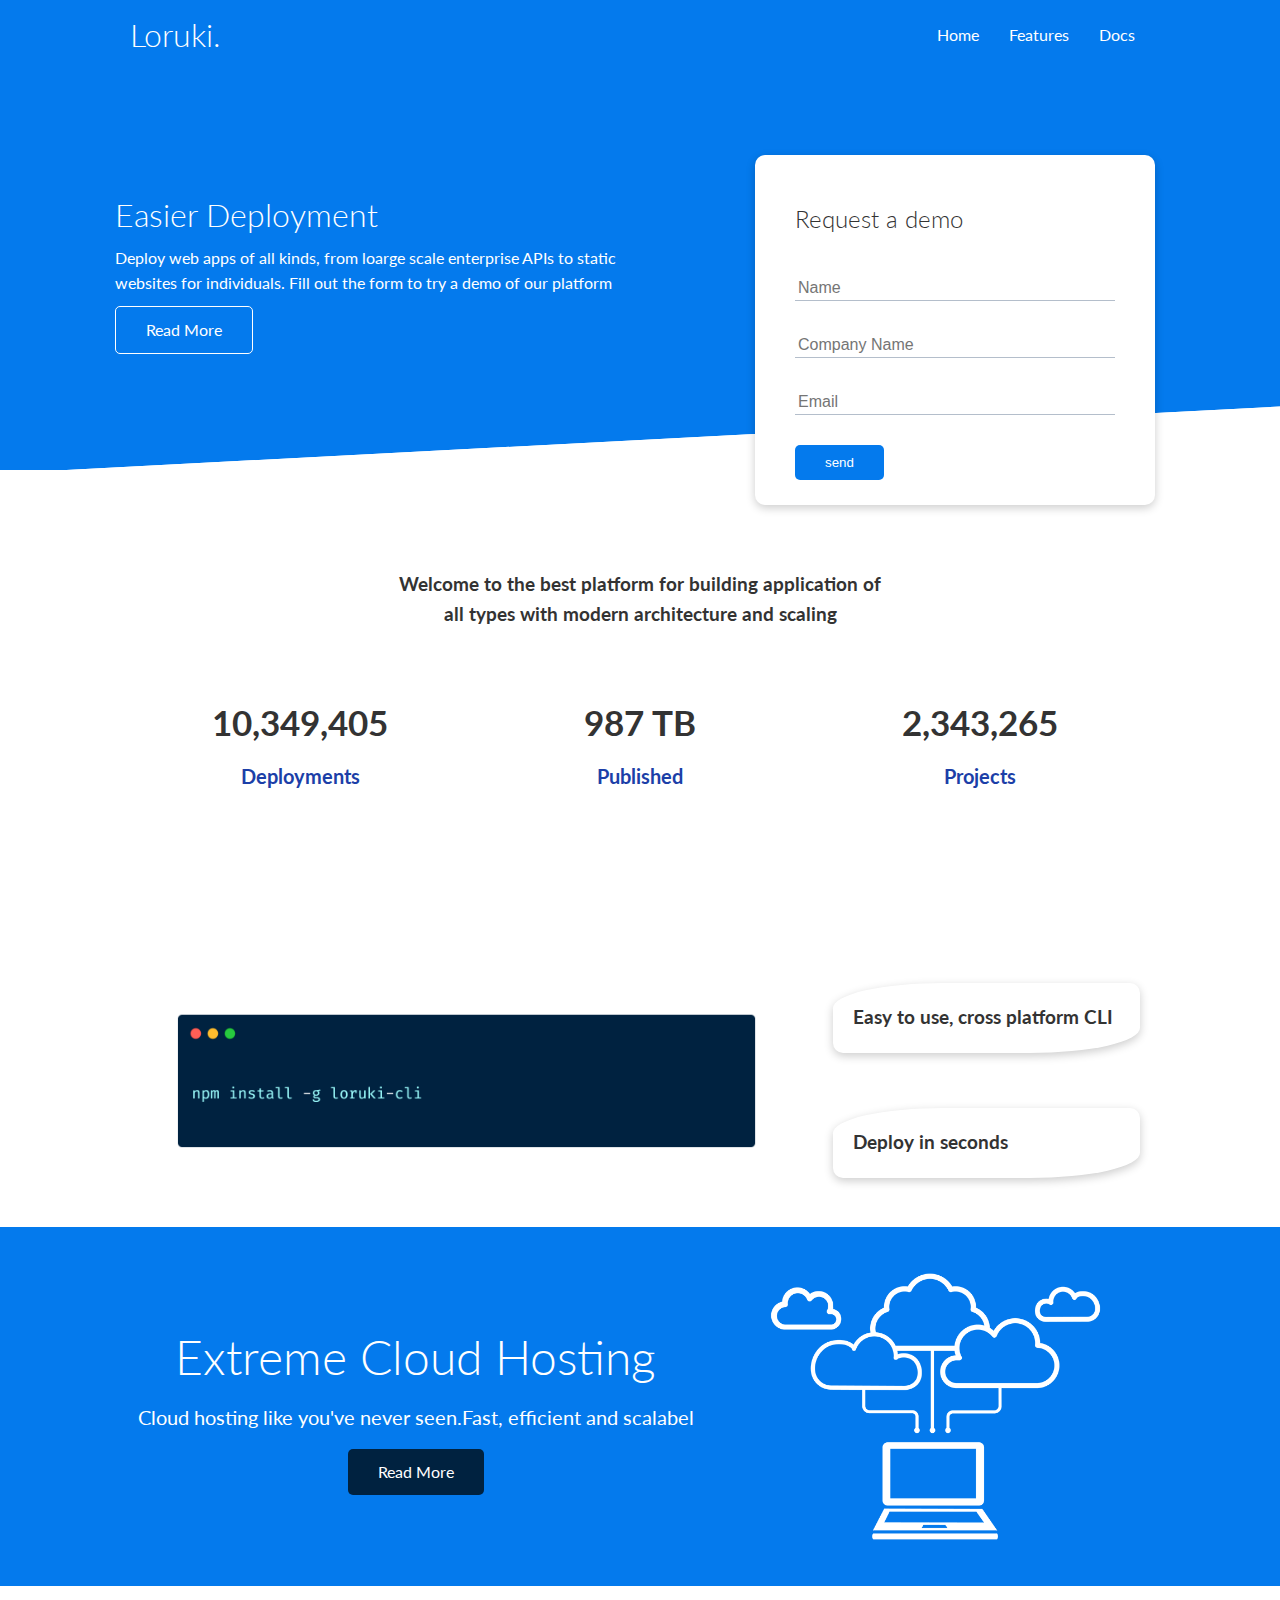
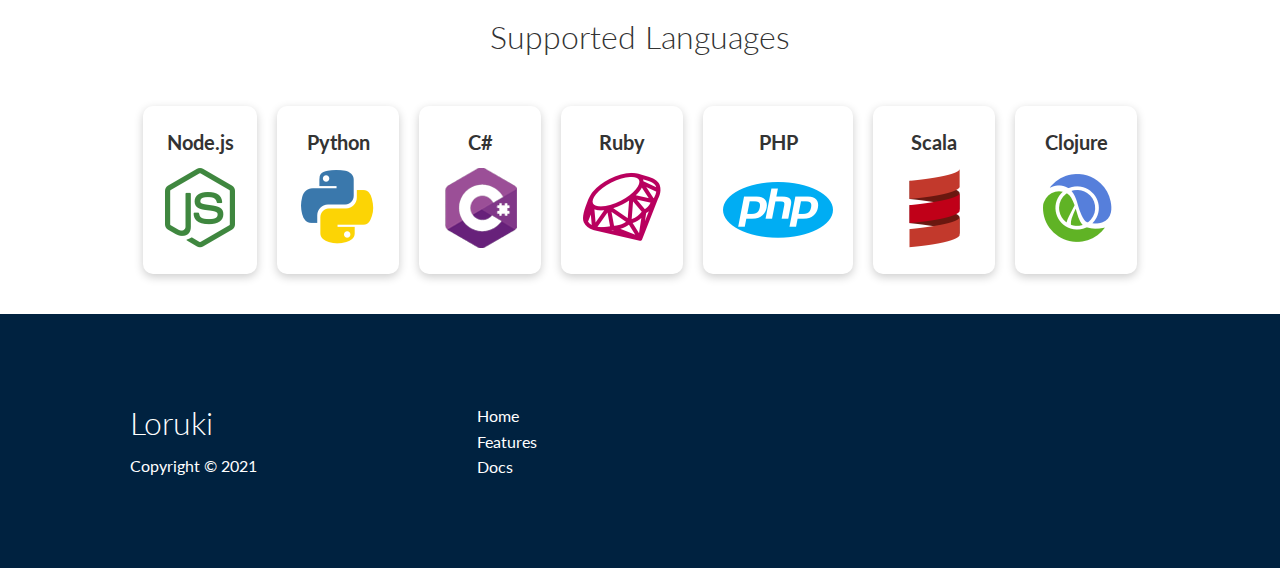
<file: Lecture_18/assets/index.html>
<!DOCTYPE html>
<html lang="en">

<head>
    <meta charset="UTF-8">
    <meta http-equiv="X-UA-Compatible" content="IE=edge">
    <meta name="viewport" content="width=device-width, initial-scale=1.0">
    <link rel="stylesheet" href="https://cdnjs.cloudflare.com/ajax/libs/font-awesome/5.15.2/css/all.min.css" integrity="sha512-HK5fgLBL+xu6dm/Ii3z4xhlSUyZgTT9tuc/hSrtw6uzJOvgRr2a9jyxxT1ely+B+xFAmJKVSTbpM/CuL7qxO8w==" crossorigin="anonymous" />
    <link rel="stylesheet" href="css/utilities.css">
    <link rel="stylesheet" href="css/style.css">
    <title>Loruki | Cloud Hosting for everyone </title>
</head>

<body>
    <!-- Navbar-->
    <div class="navbar">
        <div class="container flex">
            <h1 class="logo">Loruki.</h1>
            <nav>
                <ul>
                    <li><a href="index.html">Home</a></li>
                    <li><a href="features.html">Features</a></li>
                    <li><a href="docs.html">Docs</a></li>
                </ul>
            </nav>
        </div>
    </div>

    <!-- Showcase -->
    <section class="showcase">
        <div class="container grid">
            <div class="showcase-text">
                <h1>Easier Deployment</h1>
                <p>Deploy web apps of all kinds, from loarge scale enterprise APIs to static websites for individuals. Fill out the form to try a demo of our platform</p>
                <a href="features.html" class="btn btn-outline">Read More</a>
            </div>

            <div class="showcase-form card">
                <h2>Request a demo</h2>
                <form  name="contact" method="POST" netlify-honeypot="bot-field" data-netlify="true">

                    <p class="hidden">
                        <label>Don’t fill this out if you’re human: <input name="bot-field" /></label>
                    </p>
                    <div class="form-control">
                        <input type="text" name="name" placeholder="Name" required>
                    </div>
                    <div class="form-control">
                        <input type="text" name="company" placeholder="Company Name" required>
                    </div>
                    <div class="form-control">
                        <input type="email" name="email" placeholder="Email" required>
                    </div>
                    <input type="submit" value="send" class="btn btn-primary">
                </form>
            </div>
        </div>
    </section>

    <!-- Stat -->
    <section class="stats">
        <div class="container">
            <h3 class="stats-heading text-center my-1">
                Welcome to the best platform for building application of all types with modern architecture and scaling
            </h3>

            <div class="grid grid-3 text-center my-4">
                <div>
                    <i class="fas fa-server fa-3x"></i>
                    <h3>10,349,405</h3>
                    <p class="text-secondary">Deployments</p>
                </div>
                <div>
                    <i class="fas fa-upload fa-3x"></i>
                    <h3>987 TB</h3>
                    <p class="text-secondary">Published</p>
                </div>
                <div>
                    <i class="fas fa-project-diagram fa-3x"></i>
                    <h3>2,343,265</h3>
                    <p class="text-secondary">Projects</p>
                </div>
            </div>
        </div>
    </section>

    <!-- Cli -->
    <section class="cli">
        <div class="container grid">
            <img src="images/cli.png" alt="">
            <div class="card">
                <h3>Easy to use, cross platform CLI</h3>
            </div>
            <div class="card">
                <h3>Deploy in seconds</h3>
            </div>
        </div>
    </section>

    <!-- Cloud -->
    <section class="cloud bg-primary my-2 py-2">
        <div class="container grid">
            <div class="text-center">
                <h2 class="lg">Extreme Cloud Hosting</h2>
                <p class="lead my-1">Cloud hosting like you've never seen.Fast, efficient and scalabel</p>
                <a href="features.html" class="btn btn-dark">Read More</a>
            </div>
            <img src="images/cloud.png" alt="">
        </div>
    </section>
    <!-- Languages -->
    <section class="languages">
        <h2 class="md text-center my-2">
            Supported Languages
        </h2>
        <div class="container flex">
            <div class="card">
                <h4>Node.js</h4>
                <img src="images/logos/node.png" alt="">
            </div>
            <div class="card">
                <h4>Python</h4>
                <img src="images/logos/python.png" alt="">
            </div>
            <div class="card">
                <h4>C#</h4>
                <img src="images/logos/csharp.png" alt="">
            </div>
            <div class="card">
                <h4>Ruby</h4>
                <img src="images/logos/ruby.png" alt="">
            </div>
            <div class="card">
                <h4>PHP</h4>
                <img src="images/logos/php.png" alt="">
            </div>
            <div class="card">
                <h4>Scala</h4>
                <img src="images/logos/scala.png" alt="">
            </div>
            <div class="card">
                <h4>Clojure</h4>
                <img src="images/logos/clojure.png" alt="">
            </div>
        </div>
    </section>

    <!-- Footer -->
    <footer class="footer bg-dark py-5">
        <div class="container grid grid-3">
            <div>
                <h1>Loruki
                </h1>
                <p>Copyright &copy; 2021</p>
            </div>
            <nav>
                <ul>
                    <li><a href="index.html">Home</a></li>
                    <li><a href="features.html">Features</a></li>
                    <li><a href="docs.html">Docs</a></li>
                </ul>
            </nav>
            <div class="social">
                <a href="#"><i class="fab fa-github fa-2x"></i></a>
                <a href="#"><i class="fab fa-facebook fa-2x"></i></a>
                <a href="#"><i class="fab fa-instagram fa-2x"></i></a>
                <a href="#"><i class="fab fa-twitter fa-2x"></i></a>
            </div>
        </div>
    </footer>
</body>

</html>
</file>
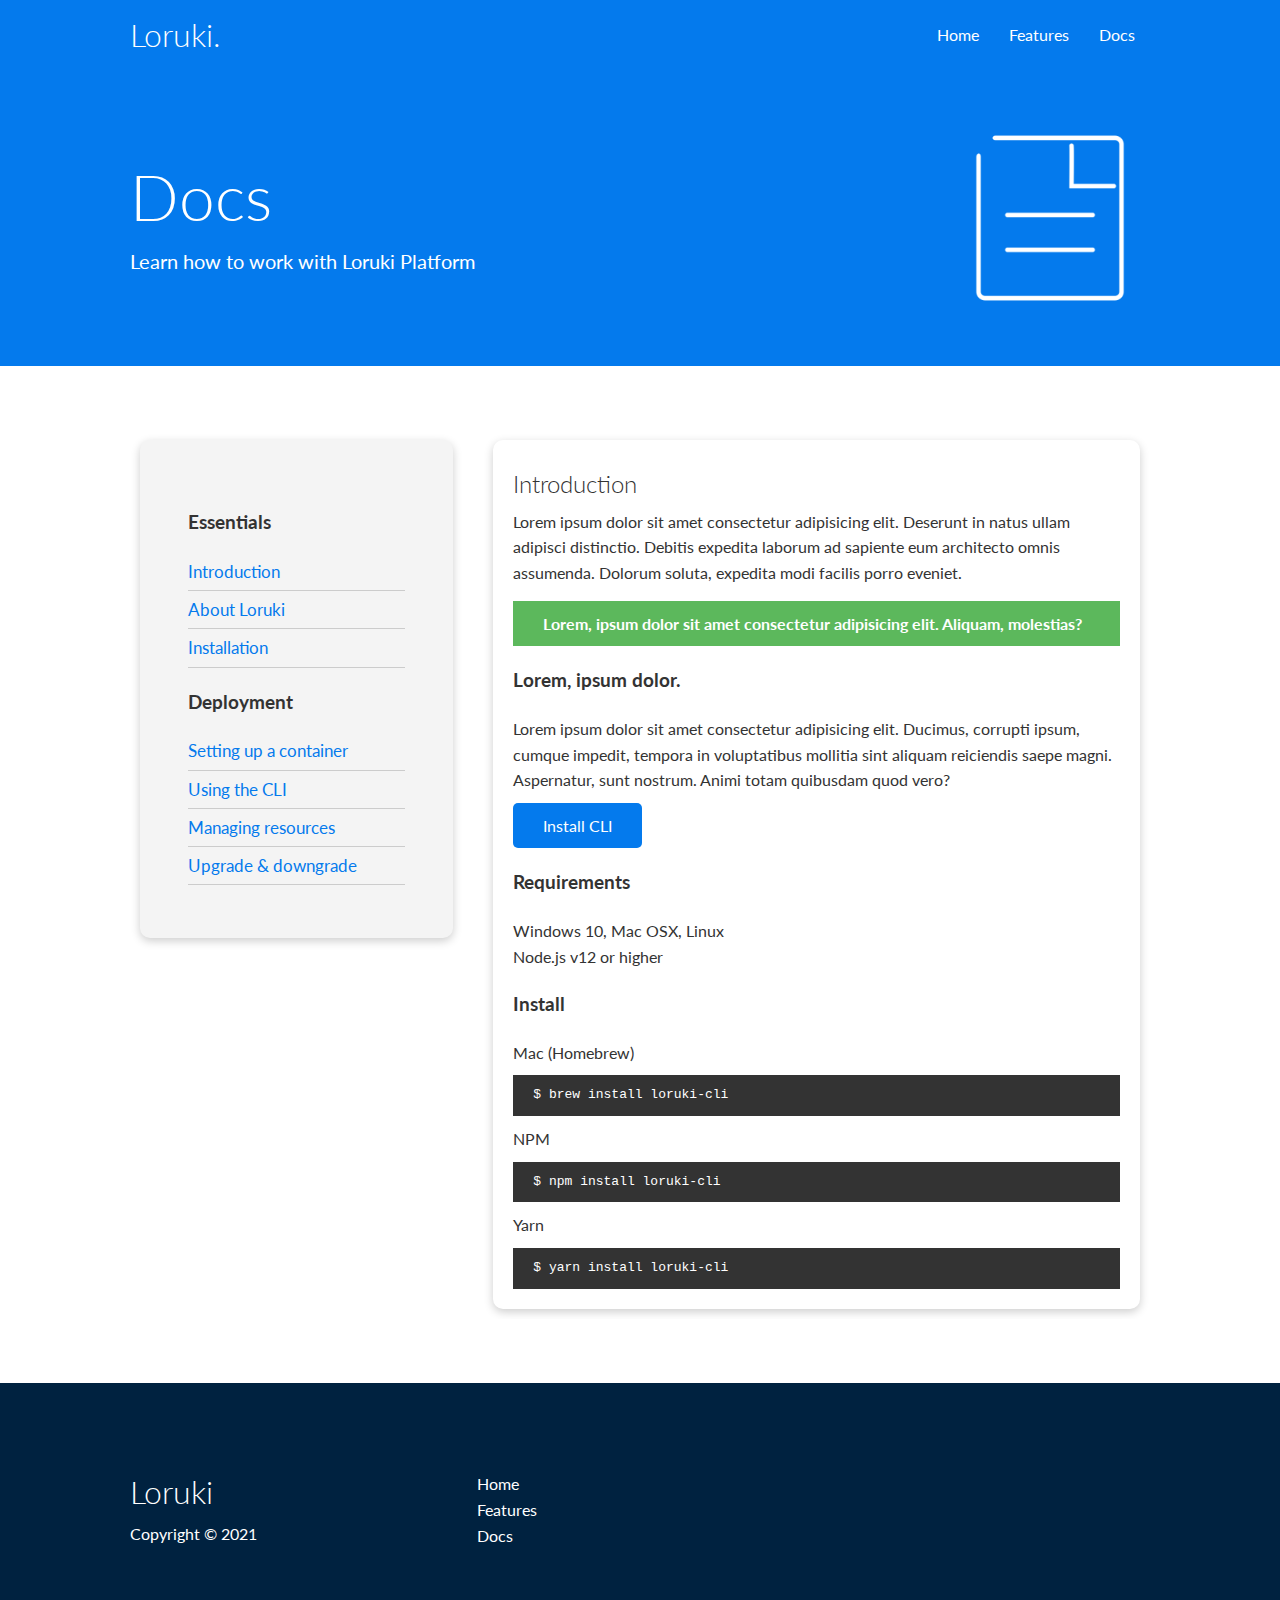
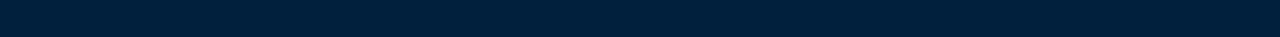
<file: Lecture_18/assets/docs.html>
<!DOCTYPE html>
<html lang="en">
<head>
    <meta charset="UTF-8">
    <meta http-equiv="X-UA-Compatible" content="IE=edge">    
    <meta name="viewport" content="width=device-width, initial-scale=1.0">
    <link rel="stylesheet" href="https://cdnjs.cloudflare.com/ajax/libs/font-awesome/5.15.2/css/all.min.css" integrity="sha512-HK5fgLBL+xu6dm/Ii3z4xhlSUyZgTT9tuc/hSrtw6uzJOvgRr2a9jyxxT1ely+B+xFAmJKVSTbpM/CuL7qxO8w==" crossorigin="anonymous" />
    <link rel="stylesheet" href="css/utilities.css">
    <link rel="stylesheet" href="css/style.css">    
    <title>Loruki | Cloud Hosting for everyone </title>
</head>
<body>
    <!-- Navbar-->
    <div class="navbar">
        <div class="container flex">
            <h1 class="logo">Loruki.</h1>
            <nav>
                <ul>
                    <li><a href="index.html">Home</a></li>
                    <li><a href="features.html">Features</a></li>
                    <li><a href="docs.html">Docs</a></li>
                </ul>
            </nav>
        </div>
    </div>

     <!-- Head -->
     <section class="docs-head bg-primary py-3">
        <div class="container grid">
            <div>
                <h1 class="xl">Docs</h1>
                <p class="lead">
                    Learn how to work with Loruki Platform
                </p>
            </div>
            <img src="images/docs.png" alt="">
        </div>
    </section>

    <!-- Docs main -->
    <section class="docs-main my-4">
        <div class="container grid">
            <div class="card bg-light p-3">
                <h3 class="my-2">Essentials</h3>
                    <nav>
                        <ul>
                            <li><a class="text-primary" href="">Introduction</a></li>
                            <li><a class="text-primary" href="">About Loruki</a></li>
                            <li><a class="text-primary" href="">Installation</a></li>
                        </ul>
                    </nav>

                    <h3 class="my-2">Deployment</h3>
                    <nav>
                        <ul>
                            <li><a class="text-primary" href="">Setting up a container</a></li>
                            <li><a class="text-primary" href="">Using the CLI</a></li>
                            <li><a class="text-primary" href="">Managing resources</a></li>
                            <li><a class="text-primary" href="">Upgrade & downgrade</a></li>
                        </ul>
                    </nav>
                </div>
                <div class="card">
                    <h2>Introduction</h2>
                    <p>Lorem ipsum dolor sit amet consectetur adipisicing elit. Deserunt in natus ullam adipisci distinctio. Debitis expedita laborum ad sapiente eum architecto omnis assumenda. Dolorum soluta, expedita modi facilis porro eveniet.</p>
                    <div class="alert alert-success">
                        <i class="fas fa-info"></i>Lorem, ipsum dolor sit amet consectetur adipisicing elit. Aliquam, molestias?
                    </div>
                    <h3>Lorem, ipsum dolor.</h3>
                    <p>Lorem ipsum dolor sit amet consectetur adipisicing elit. Ducimus, corrupti ipsum, cumque impedit, tempora in voluptatibus mollitia sint aliquam reiciendis saepe magni. Aspernatur, sunt nostrum. Animi totam quibusdam quod vero?</p>
                    <a href="#" class="btn btn-primary">Install CLI</a>

                    <h3>Requirements</h3>
                    <ul>
                        <li>Windows 10, Mac OSX, Linux</li>
                        <li>Node.js v12 or higher</li>
                    </ul>

                    <h3>Install</h3>
                    <p>Mac (Homebrew)</p>
                    <pre><code>$ brew install loruki-cli</code></pre>
                    <p>NPM</p>
                    <pre><code>$ npm install loruki-cli</code></pre>
                    <p>Yarn</p>
                    <pre><code>$ yarn install loruki-cli</code></pre>
                </div>
        </div>
    </section>

    <!-- Footer -->
    <footer class="footer bg-dark py-5">
        <div class="container grid grid-3">
            <div>
                <h1>Loruki
                </h1>
                <p>Copyright &copy; 2021</p>
            </div>
            <nav>
                <ul>
                    <li><a href="index.html">Home</a></li>
                    <li><a href="features.html">Features</a></li>
                    <li><a href="docs.html">Docs</a></li>
                </ul>
            </nav>
            <div class="social">
                <a href="#"><i class="fab fa-github fa-2x"></i></a>
                <a href="#"><i class="fab fa-facebook fa-2x"></i></a>
                <a href="#"><i class="fab fa-instagram fa-2x"></i></a>
                <a href="#"><i class="fab fa-twitter fa-2x"></i></a>
            </div>
        </div>
    </footer>
</body>
</html>
</file>
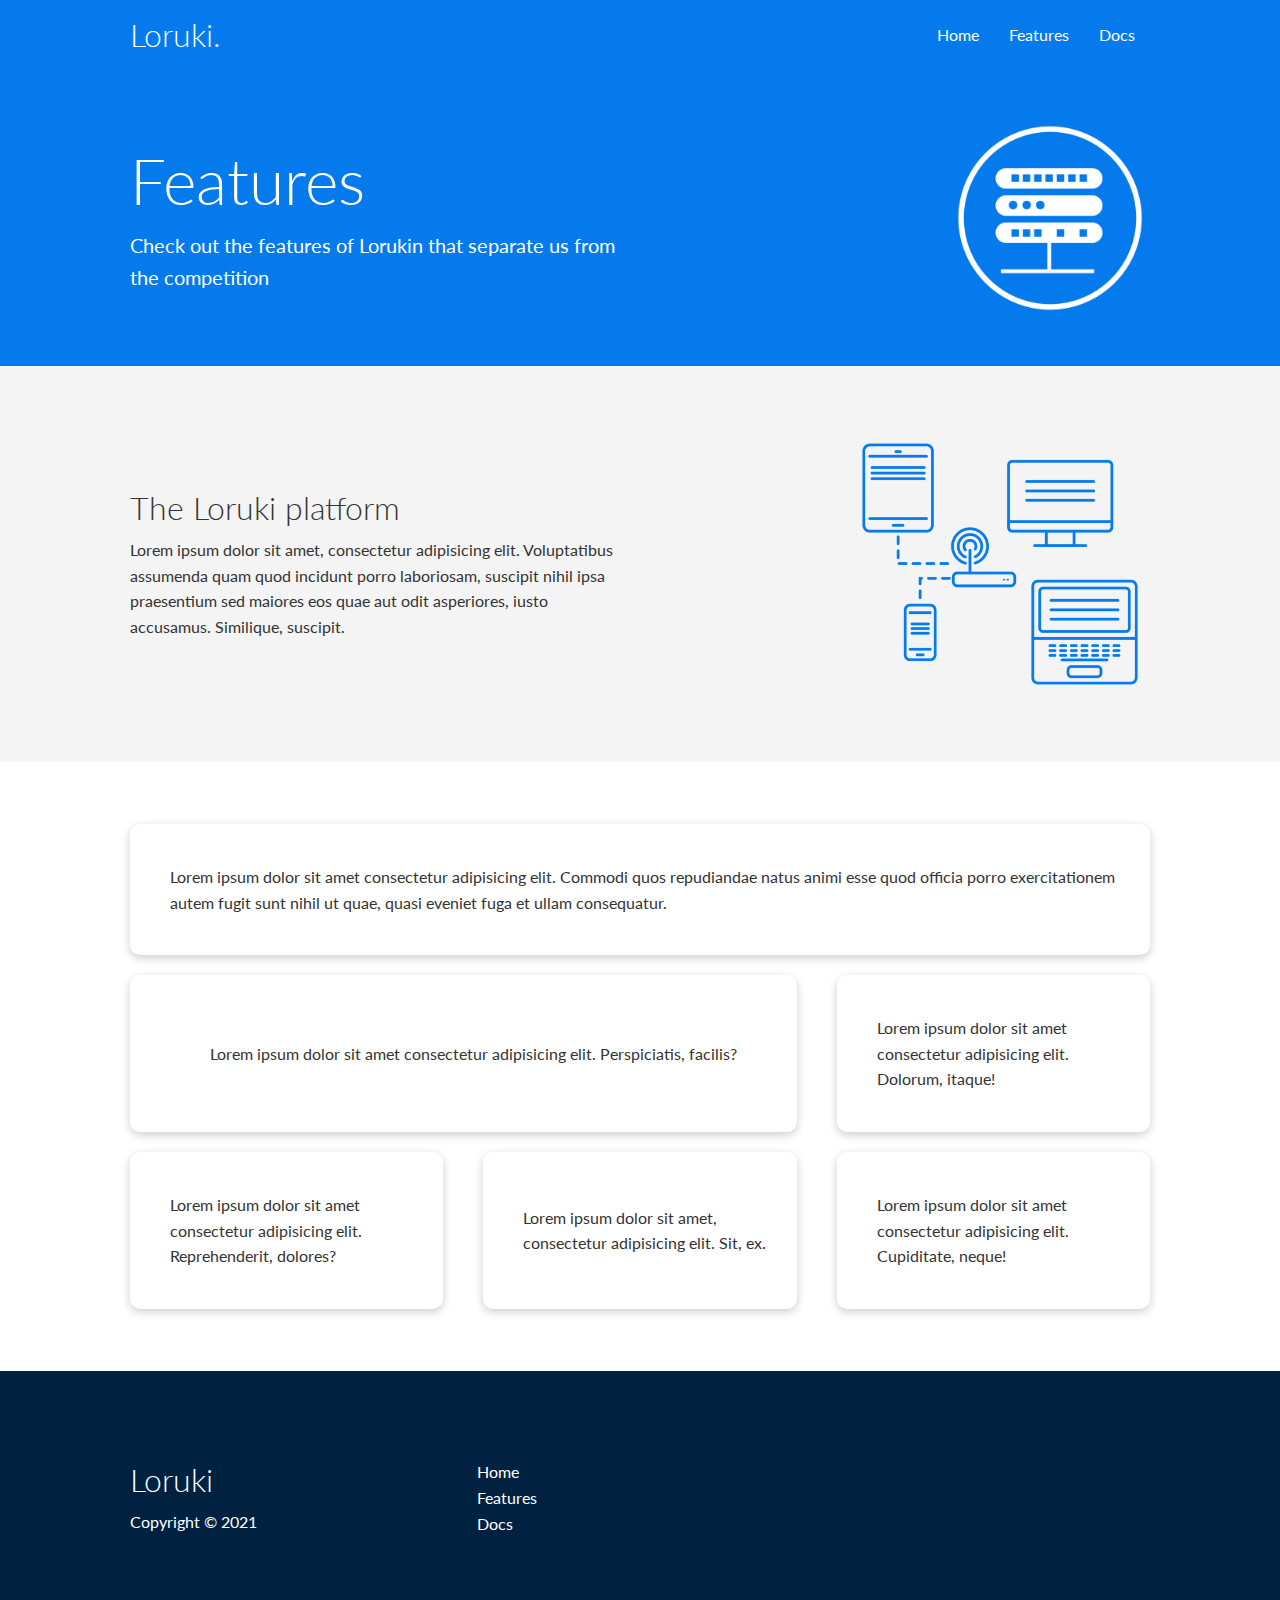
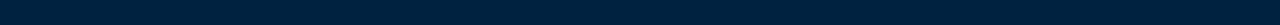
<file: Lecture_18/assets/features.html>
<!DOCTYPE html>
<html lang="en">
<head>
    <meta charset="UTF-8">
    <meta http-equiv="X-UA-Compatible" content="IE=edge">    
    <meta name="viewport" content="width=device-width, initial-scale=1.0">
    <link rel="stylesheet" href="https://cdnjs.cloudflare.com/ajax/libs/font-awesome/5.15.2/css/all.min.css" integrity="sha512-HK5fgLBL+xu6dm/Ii3z4xhlSUyZgTT9tuc/hSrtw6uzJOvgRr2a9jyxxT1ely+B+xFAmJKVSTbpM/CuL7qxO8w==" crossorigin="anonymous" />
    <link rel="stylesheet" href="css/utilities.css">
    <link rel="stylesheet" href="css/style.css">    
    <title>Loruki | Cloud Hosting for everyone </title>
</head>
<body>
    <!-- Navbar-->
    <div class="navbar">
        <div class="container flex">
            <h1 class="logo">Loruki.</h1>
            <nav>
                <ul>
                    <li><a href="index.html">Home</a></li>
                    <li><a href="features.html">Features</a></li>
                    <li><a href="docs.html">Docs</a></li>
                </ul>
            </nav>
        </div>
    </div>

    <!-- Head -->
    <section class="features-head bg-primary py-3">
        <div class="container grid">
            <div>
                <h1 class="xl">Features</h1>
                <p class="lead">
                    Check out the features of Lorukin that separate us from the competition
                </p>
            </div>
            <img src="images/server.png" alt="">
        </div>
    </section>

    <!-- Sub head -->
    <section class="features-sub-head bg-light py-3">
        <div class="container grid">
            <div>
                <h1 class="md">The Loruki platform</h1>
                <p>
                    Lorem ipsum dolor sit amet, consectetur adipisicing elit. Voluptatibus assumenda quam quod incidunt porro laboriosam, suscipit nihil ipsa praesentium sed maiores eos quae aut odit asperiores, iusto accusamus. Similique, suscipit.
                </p>
            </div>
            <img src="images/server2.png" alt="">
        </div>
    </section>

    <section class="features-main my-2">
        <div class="container grid grid-3">
            <div class="card flex">
                <i class="fas fa-server fa-3x">
                </i>
                    <p>Lorem ipsum dolor sit amet consectetur adipisicing elit. Commodi quos repudiandae natus animi esse quod officia porro exercitationem autem fugit sunt nihil ut quae, quasi eveniet fuga et ullam consequatur.</p>
            </div>
            <div class="card flex">
                <i class="fas fa-network-wired fa-3x"></i>
                <p>Lorem ipsum dolor sit amet consectetur adipisicing elit. Perspiciatis, facilis?</p>
            </div>
            <div class="card flex">
                <i class="fas fa-laptop-code fa-3x"></i>
                <p>Lorem ipsum dolor sit amet consectetur adipisicing elit. Dolorum, itaque!</p>
            </div>
            <div class="card flex">
                <i class="fas fa-database fa-3x"></i>
                <p>Lorem ipsum dolor sit amet consectetur adipisicing elit. Reprehenderit, dolores?</p>
            </div>
            <div class="card flex">
                <i class="fas fa-power-off fa-3x"></i>
                <p>Lorem ipsum dolor sit amet, consectetur adipisicing elit. Sit, ex.</p>
            </div>
            <div class="card flex">
                <i class="fas fa-upload fa-3x"></i>
                <p>Lorem ipsum dolor sit amet consectetur adipisicing elit. Cupiditate, neque!</p>
            </div>
        </div>
    </section>

    <!-- Footer -->
    <footer class="footer bg-dark py-5">
        <div class="container grid grid-3">
            <div>
                <h1>Loruki
                </h1>
                <p>Copyright &copy; 2021</p>
            </div>
            <nav>
                <ul>
                    <li><a href="index.html">Home</a></li>
                    <li><a href="features.html">Features</a></li>
                    <li><a href="docs.html">Docs</a></li>
                </ul>
            </nav>
            <div class="social">
                <a href="#"><i class="fab fa-github fa-2x"></i></a>
                <a href="#"><i class="fab fa-facebook fa-2x"></i></a>
                <a href="#"><i class="fab fa-instagram fa-2x"></i></a>
                <a href="#"><i class="fab fa-twitter fa-2x"></i></a>
            </div>
        </div>
    </footer>
</body>
</html>
</file>
<file: Lecture_18/assets/css/utilities.css>
.container{
    max-width: 1100px;
    margin: 0 auto;
    overflow: auto;
    padding: 0 40px;
}

.card{
    background-color: #fff;
    color: #333;
    border-radius: 10px;
    box-shadow: 0 3px 10px rgba(0,0,0,0.2);
    padding: 20px;
    margin: 10px;
}
.btn{
    display: inline-block;
    padding: 10px 30px;
    cursor: pointer;
    background-color: var(--primary-color);
    color:#fff;
    border: none;
    border-radius: 5px;
}

.btn-outline{
    background-color: transparent;
    border:1px #fff solid;
}

.btn:hover{
    transform: scale(0.98);
}

/* Backgrounds & colored buttons */
.bg-primary, .btn-primary{
    background-color: var(--primary-color);
    color: #fff;
}

.bg-secondary, .btn-secondary{
    background-color: var(--secondary-color);
    color: #fff;
}

.bg-dark, .btn-dark{
    background-color: var(--dark-color);
    color: #fff;
}

.bg-light, .btn-light{
    background-color: var(--light-color);
    color: #333;
}

.bg-primary a, .btn-primary a,
.bg-secondary a, .btn-secondary a,
.bg-dark a, .btn-dark a{
    color: #fff;
}
/* Text Color */
.text-primary{
    color: var(--primary-color);
}

.text-secondary{
    color: var(--secondary-color);
}

.text-dark{
    color: var(--dark-color);
}

.text-light{
    color: var(--light-color);
}

/* Text Sizes */
.lead{
    font-size: 20px;
}
.sm {
    font-size: 1rem;
}
.md{
    font-size: 2rem;
}
.lg{
    font-size: 3rem;
}
.xl{
    font-size: 4rem;
}

.text-center{
    text-align: center;
}
/* Alert */
.alert{
    background-color: var(--light-color);
    padding: 10px 20px;
    font-weight: bold;
    margin: 15px 0;
}

.alert i{
    margin-right: 10px;
}

.alert-success{
    background-color: var(--success-color);
    color: #fff;
}

.alert-error{
    background-color: var(--error-color);
    color: #fff;
}


.flex{
    display: flex;
    justify-content: center;
    align-items: center;
    height: 100%;
}

.grid {
    display: grid;
    grid-template-columns: repeat(2, 1fr);
    gap: 20px;
    justify-content: center;
    align-items: center;
    height: 100%;
}

.grid-3{
    grid-template-columns: repeat(3,1fr);
}

/* margin */

.my-1{
    margin: 1rem 0;
}
.my-2{
    margin: 2rem 0;
}
.my-3{
    margin: 3rem 0;
}
.my-4{
    margin: 4rem 0;
}
.my-5{
    margin: 5rem 0;
}

.m-1{
    margin: 1rem;
}
.m-2{
    margin: 2rem;
}
.m-3{
    margin: 3rem;
}
.m-4{
    margin: 4rem;
}
.m-5{
    margin: 5rem;
}


/* Paddin */

.py-1{
    padding: 1rem 0;
}
.py-2{
    padding: 2rem 0;
}
.py-3{
    padding: 3rem 0;
}
.py-4{
    padding: 4rem 0;
}
.py-5{
    padding: 5rem 0;
}

.p-1{
    padding: 1rem;
}
.p-2{
    padding: 2rem;
}
.p-3{
    padding: 3rem;
}
.p-4{
    padding: 4rem;
}
.p-5{
    padding: 5rem;
}
</file>
<file: Lecture_18/assets/css/style.css>
@import url('https://fonts.googleapis.com/css2?family=Lato:wght@300&display=swap');
:root {
    --primary-color: #047aed;
    --secondary-color: #1c3fa8;
    --dark-color: #002240;
    --light-color: #f4f4f4;
    --success-color: #5cb85c;
    --error-color: #d9534f;
}

* {
    box-sizing: border-box;
    padding: 0;
    margin: 0;
}

body {
    font-family: 'Lato', sans-serif;
    color: #333;
    line-height: 1.6;
}

ul {
    list-style-type: none;
}

a {
    text-decoration: none;
    color: #333;
}

h1,
h2 {
    font-weight: 300;
    line-height: 1.2;
    margin: 10px 0;
}

p {
    margin: 10px 0;
}

img {
    width: 100%;
}

code,
pre {
    background: #333;
    color: #fff;
    padding: 10px;
}

.hidden {
    visibility: hidden;
    height: 0;
}


/* Navbar */

.navbar {
    background-color: var(--primary-color);
    color: #fff;
    height: 70px;
}

.navbar ul {
    display: flex;
}

.navbar a {
    color: #fff;
    padding: 10px;
    margin: 0 5px;
}

.navbar a:hover {
    border-bottom: 2px #fff solid;
}

.navbar .flex {
    justify-content: space-between;
}


/* Showcase */

.showcase {
    height: 400px;
    background-color: var(--primary-color);
    color: #fff;
    position: relative;
}

.showcase p {
    margin: 10px 0;
}

.showcase .grid {
    overflow: visible;
    grid-template-columns: 55% 45%;
    gap: 30px;
}

.showcase-text {
    animation: slideInFromLeft 1s ease-in;
}

.showcase-form {
    position: relative;
    top: 60px;
    height: 350px;
    width: 400px;
    padding: 40px;
    z-index: 100;
    justify-self: flex-end;
    animation: slideInFromRight 1s ease-in;
}

.showcase-form .form-control {
    margin: 30px 0;
}

.showcase-form input[type='text'],
.showcase-form input[type='email'] {
    border: 0;
    border-bottom: 1px solid #b4becb;
    width: 100%;
    padding: 3px;
    font-size: 16px;
}

.showcase-form input:focus {
    outline: none;
}

.showcase::before,
.showcase::after {
    content: '';
    position: absolute;
    height: 100px;
    bottom: -70px;
    right: 0;
    left: 0;
    background: #fff;
    transform: skewY(-3deg);
    -webkit-transform: skewY(-3deg);
    -moz-transform: skewY(-3deg);
    -ms-transform: skewY(-3deg);
}


/* stats */

.stats {
    padding: 100px;
    animation: slideInFromBottom 1s ease-in;
}

.stats-heading {
    max-width: 500px;
    margin: auto;
}

.stats .grid h3 {
    font-size: 35px;
}

.stats .grid p {
    font-size: 20px;
    font-weight: bold;
}


/* cli */

.cli .card {
    border-top-left-radius: 36%;
    border-bottom-right-radius: 36%;
}

.cli .grid {
    grid-template-columns: repeat(3, 1fr);
    grid-template-rows: repeat(2, 1fr);
}

.cli .grid>*:first-child {
    grid-column: 1/span 2;
    grid-row: 1/span 2;
}


/* Cloud */

.cloud .grid {
    grid-template-columns: 4fr 3fr;
}


/* Languages */

.languages .flex {
    flex-wrap: wrap;
}

.languages .card {
    text-align: center;
    margin: 18px 10px 40px;
    transition: transform 0.2s ease-in;
}

.languages .card h4 {
    font-size: 20px;
    margin-bottom: 10px;
}

.languages .card:hover {
    transform: translateY(-15px);
}


/* Features */

.features-head img,
.docs-head img {
    width: 200px;
    justify-self: flex-end;
}

.features-sub-head img {
    width: 300px;
    justify-self: flex-end;
}

.features-main .card>i {
    margin-right: 20px;
}

.features-main .grid {
    padding: 30px;
}

.features-main .grid-3>*:first-child {
    grid-column: 1 / span 3;
}

.features-main .grid-3>*:nth-child(2) {
    grid-column: 1 / span 2;
}


/* Docs */

.docs-main h3 {
    margin: 20px 0;
}


/* .grid-3 {
    grid-template-columns: repeat(3, 1fr);
  } */

.docs-main .grid {
    grid-template-columns: 1fr 2fr;
    align-items: flex-start;
}

.docs-main nav li {
    font-size: 17px;
    padding-bottom: 5px;
    margin-bottom: 5px;
    border-bottom: 1px #ccc solid;
}

.docs-main a:hover {
    font-weight: bold;
}


/* Footer */

.footer .social a {
    margin: 0 10px;
}


/* Animations */

@keyframes slideInFromLeft {
    0% {
        transform: translateX(-100%);
    }
    100% {
        transform: translateX(0);
    }
}

@keyframes slideInFromRight {
    0% {
        transform: translateX(100%);
    }
    100% {
        transform: translateX(0);
    }
}

@keyframes slideInFromTop {
    0% {
        transform: translateY(-100%);
    }
    100% {
        transform: translateX(0);
    }
}

@keyframes slideInFromBottom {
    0% {
        transform: translateY(100%);
    }
    100% {
        transform: translateX(0);
    }
}


/* Tablets and under */

@media(max-width:768px) {
    .grid,
    .showcase .grid,
    .stats .grid,
    .cli .grid,
    .cloud .grid,
    .features-main .grid,
    .docs-main .grid {
        grid-template-columns: 1fr;
        grid-template-rows: 1fr;
    }
    .showcase {
        height: auto;
    }
    .showcase-text {
        text-align: center;
        margin-top: 40px;
        animation: slideInFromTop 1s ease-in;
    }
    .showcase-form {
        justify-self: center;
        margin: auto;
        animation: slideInFromBottom 1s ease-in;
    }
    .cli .grid>*:first-child {
        grid-column: 1;
        grid-row: 1;
    }
    .features-head,
    .features-sub-head,
    .docs-head {
        text-align: center;
    }
    .features-head img,
    .features-sub-head img,
    .docs-head img {
        justify-self: center;
    }
    .features-main .grid>*:first-child,
    .features-main .grid>*:nth-child(2) {
        grid-column: 1;
    }
}


/* Mobile */

@media (max-width:500px) {
    .navbar {
        height: 110px;
    }
    .navbar .flex {
        flex-direction: column;
    }
    .navbar ul {
        padding: 10px;
        background-color: rgba(0, 0, 0, 0.1);
    }
}
</file>
